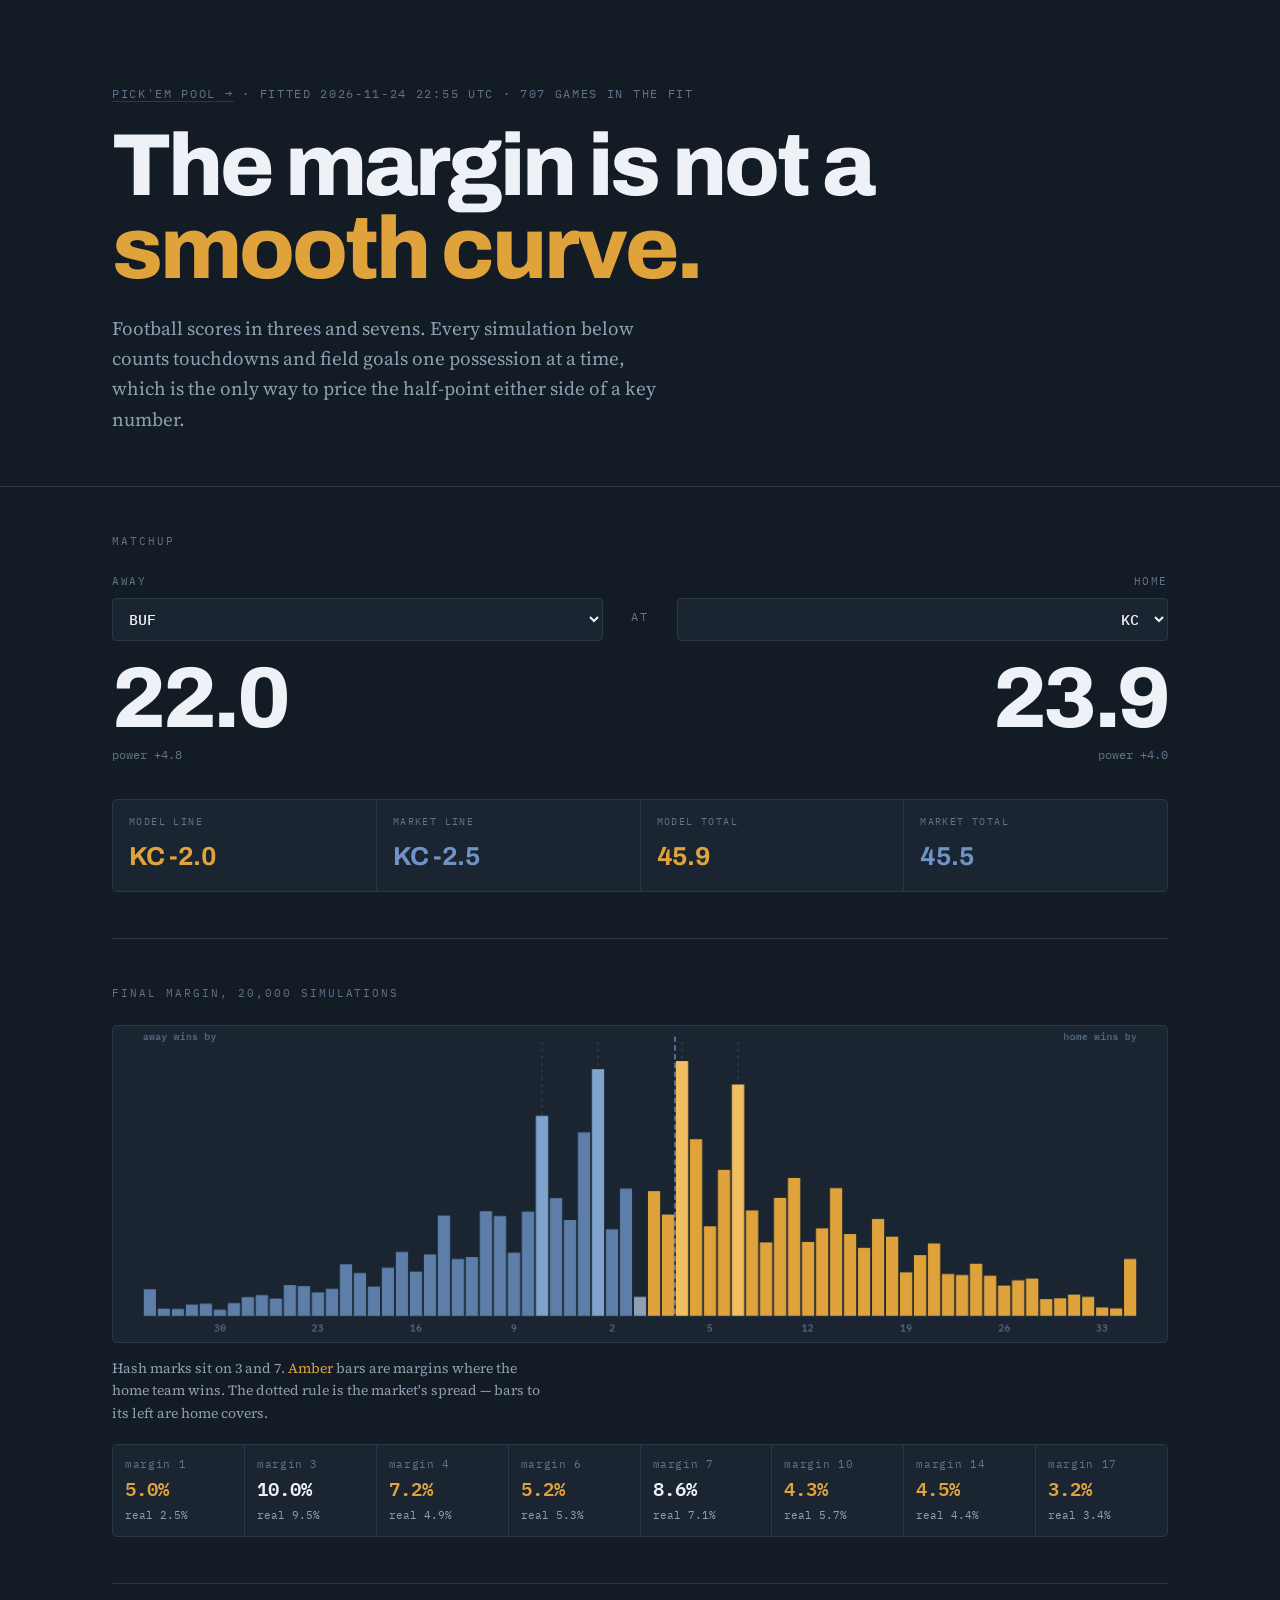
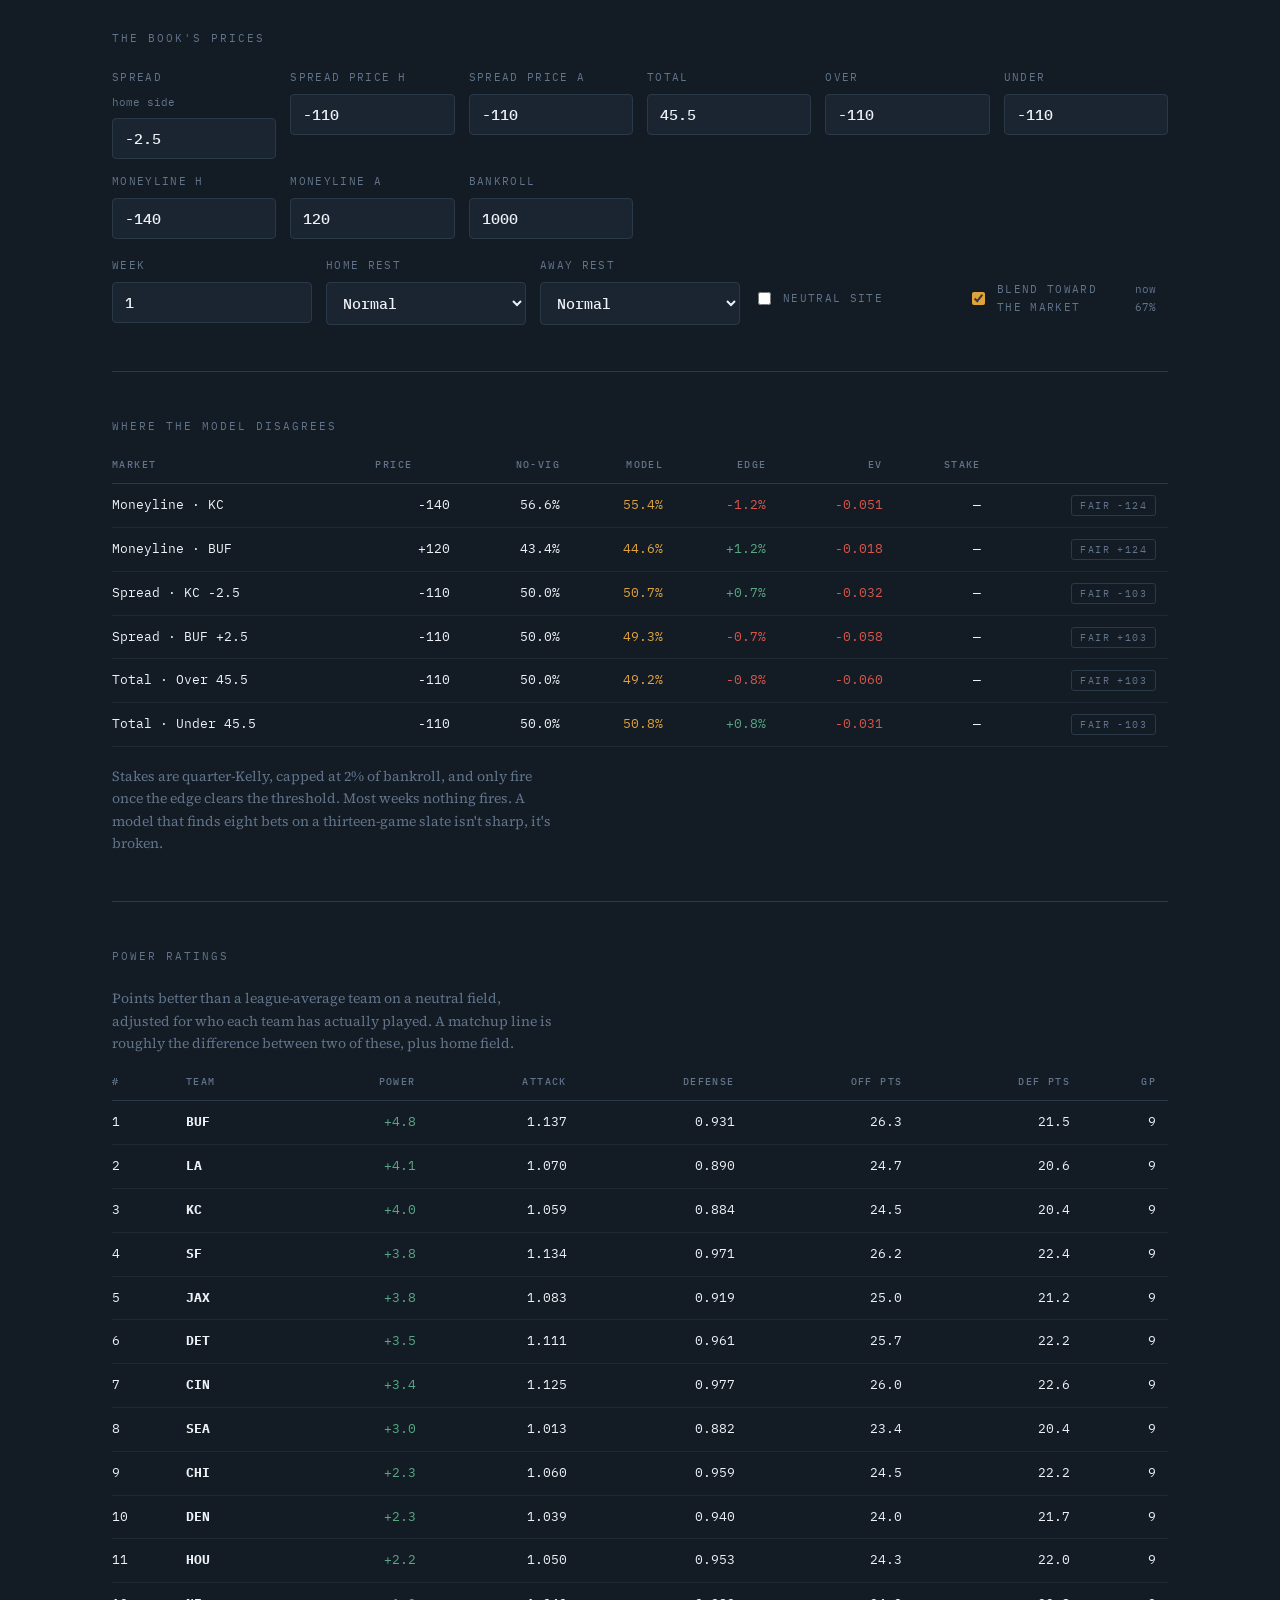
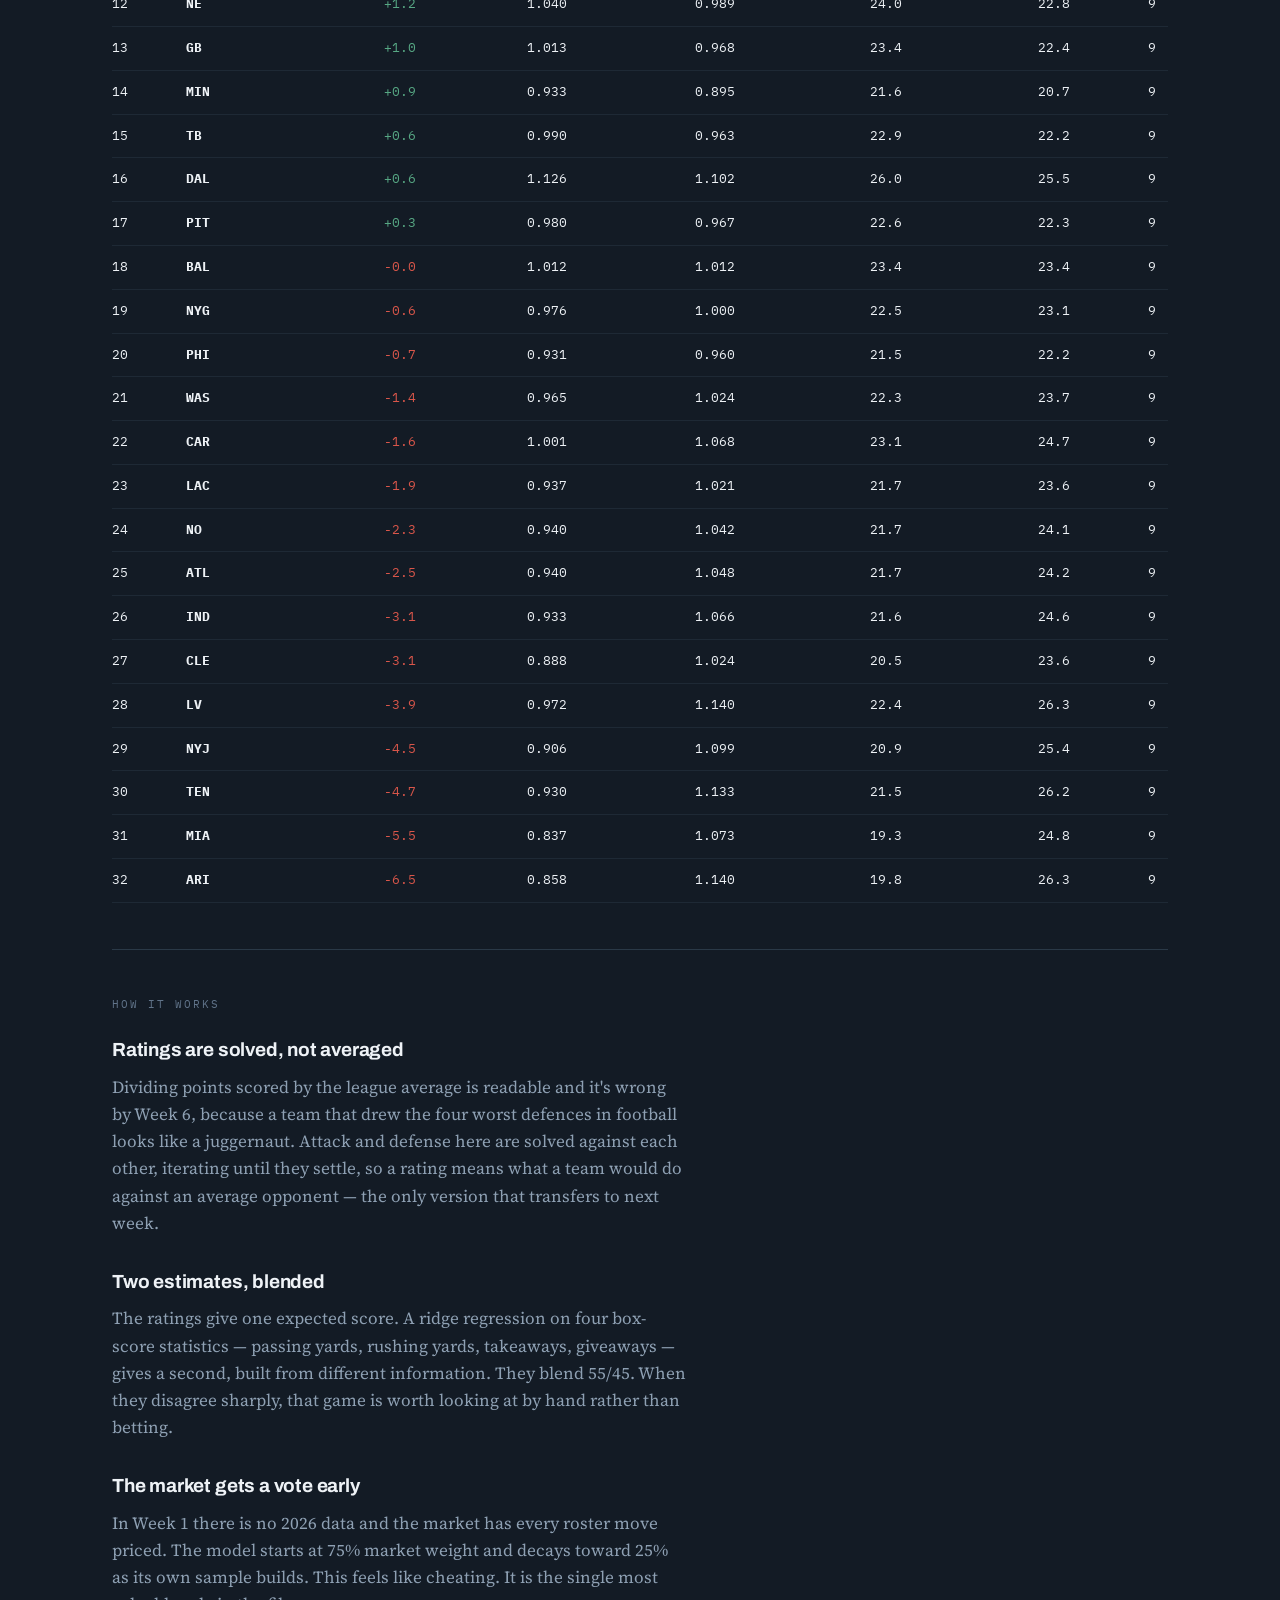
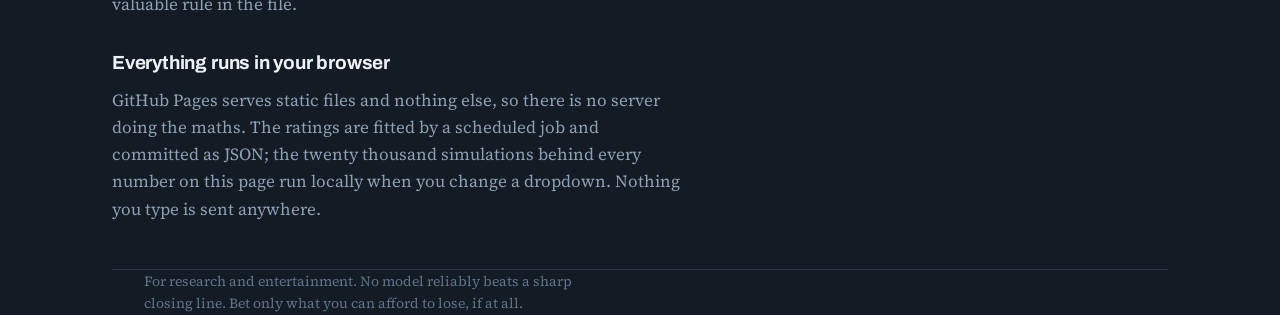
<file: docs/index.html>
<!DOCTYPE html>
<html lang="en">
<head>
<meta charset="utf-8">
<meta name="viewport" content="width=device-width, initial-scale=1">
<title>NFL Model — 2026</title>
<meta name="description" content="Opponent-adjusted power ratings and a possession-level Monte Carlo, run live in the browser.">
<link rel="preconnect" href="https://fonts.googleapis.com">
<link rel="preconnect" href="https://fonts.gstatic.com" crossorigin>
<link href="https://fonts.googleapis.com/css2?family=Archivo:wght@500;700;800&family=IBM+Plex+Mono:wght@400;500;600&family=Source+Serif+4:ital,opsz,wght@0,8..60,400;0,8..60,600;1,8..60,400&display=swap" rel="stylesheet">
<link rel="stylesheet" href="styles.css">
<link rel="stylesheet" href="pickem.css">
</head>
<body>

<div id="stale" class="stale" hidden>
  <strong>Placeholder ratings.</strong> These are synthetic numbers so the page has something to draw.
  Commit a <code>data/games.csv</code> and the weekly job will replace them.
</div>

<header class="masthead">
  <div class="wrap">
    <p class="eyebrow"><a href="pickem.html" class="back">Pick'em pool →</a> · <span id="genDate">—</span> · <span id="gameCount">—</span> games in the fit</p>
    <h1>The margin is not a<br><em>smooth curve.</em></h1>
    <p class="standfirst">Football scores in threes and sevens. Every simulation below counts touchdowns
    and field goals one possession at a time, which is the only way to price the half-point either
    side of a key number.</p>
  </div>
</header>

<main class="wrap">

<!-- ============ MATCHUP ============ -->
<section class="panel" id="matchup">
  <div class="panel-label">Matchup</div>

  <div class="teams">
    <div class="team away">
      <label for="awaySel">Away</label>
      <select id="awaySel"></select>
      <div class="score" id="awayScore">—</div>
      <div class="power" id="awayPower">—</div>
    </div>
    <div class="at">at</div>
    <div class="team home">
      <label for="homeSel">Home</label>
      <select id="homeSel"></select>
      <div class="score" id="homeScore">—</div>
      <div class="power" id="homePower">—</div>
    </div>
  </div>

  <div class="lines">
    <div class="line-cell">
      <span class="cap">Model line</span>
      <strong id="modelLine" class="model">—</strong>
    </div>
    <div class="line-cell">
      <span class="cap">Market line</span>
      <strong id="marketLineOut" class="market">—</strong>
    </div>
    <div class="line-cell">
      <span class="cap">Model total</span>
      <strong id="modelTotal" class="model">—</strong>
    </div>
    <div class="line-cell">
      <span class="cap">Market total</span>
      <strong id="marketTotalOut" class="market">—</strong>
    </div>
  </div>
</section>

<!-- ============ HISTOGRAM ============ -->
<section class="panel chart-panel">
  <div class="panel-label">Final margin, <span id="simCount">0</span> simulations</div>
  <canvas id="hist" width="1200" height="360" aria-label="Distribution of simulated final margins"></canvas>
  <p class="chart-note">
    Hash marks sit on 3 and 7. <span class="model">Amber</span> bars are margins where the home team wins.
    The dotted rule is the market's spread — bars to its left are home covers.
  </p>
  <div class="keytable" id="keyTable"></div>
</section>

<!-- ============ INPUTS ============ -->
<section class="panel">
  <div class="panel-label">The book's prices</div>
  <div class="grid inputs">
    <label>Spread <span class="hint">home side</span><input type="number" id="spread" step="0.5" value="-2.5"></label>
    <label>Spread price H<input type="number" id="spH" step="5" value="-110"></label>
    <label>Spread price A<input type="number" id="spA" step="5" value="-110"></label>
    <label>Total<input type="number" id="total" step="0.5" value="45.5"></label>
    <label>Over<input type="number" id="ovP" step="5" value="-110"></label>
    <label>Under<input type="number" id="unP" step="5" value="-110"></label>
    <label>Moneyline H<input type="number" id="mlH" step="5" value="-140"></label>
    <label>Moneyline A<input type="number" id="mlA" step="5" value="120"></label>
    <label>Bankroll<input type="number" id="bank" step="50" value="1000"></label>
  </div>
  <div class="grid toggles">
    <label>Week<input type="number" id="week" min="1" max="22" value="1"></label>
    <label>Home rest
      <select id="restH"><option value="normal">Normal</option><option value="bye">Off a bye</option><option value="short">Short week</option></select>
    </label>
    <label>Away rest
      <select id="restA"><option value="normal">Normal</option><option value="bye">Off a bye</option><option value="short">Short week</option></select>
    </label>
    <label class="check"><input type="checkbox" id="neutral"> Neutral site</label>
    <label class="check"><input type="checkbox" id="useMarket" checked> Blend toward the market
      <span class="hint" id="blendPct"></span></label>
  </div>
</section>

<!-- ============ PRICING ============ -->
<section class="panel">
  <div class="panel-label">Where the model disagrees</div>
  <div class="tablewrap">
    <table id="priceTable">
      <thead><tr>
        <th>Market</th><th>Price</th><th>No-vig</th><th>Model</th><th>Edge</th><th>EV</th><th>Stake</th><th></th>
      </tr></thead>
      <tbody></tbody>
    </table>
  </div>
  <p class="footnote">Stakes are quarter-Kelly, capped at 2% of bankroll, and only fire once the edge
  clears the threshold. Most weeks nothing fires. A model that finds eight bets on a thirteen-game
  slate isn't sharp, it's broken.</p>
</section>

<!-- ============ RATINGS ============ -->
<section class="panel">
  <div class="panel-label">Power ratings</div>
  <p class="footnote top">Points better than a league-average team on a neutral field, adjusted for
  who each team has actually played. A matchup line is roughly the difference between two of these,
  plus home field.</p>
  <div class="tablewrap">
    <table id="ratingsTable">
      <thead><tr><th>#</th><th>Team</th><th>Power</th><th>Attack</th><th>Defense</th><th>Off pts</th><th>Def pts</th><th>GP</th></tr></thead>
      <tbody></tbody>
    </table>
  </div>
</section>

<!-- ============ METHOD ============ -->
<section class="panel prose">
  <div class="panel-label">How it works</div>

  <h2>Ratings are solved, not averaged</h2>
  <p>Dividing points scored by the league average is readable and it's wrong by Week 6, because a team
  that drew the four worst defences in football looks like a juggernaut. Attack and defense here are
  solved against each other, iterating until they settle, so a rating means what a team would do
  against an average opponent — the only version that transfers to next week.</p>

  <h2>Two estimates, blended</h2>
  <p>The ratings give one expected score. A ridge regression on four box-score statistics — passing
  yards, rushing yards, takeaways, giveaways — gives a second, built from different information. They
  blend 55/45. When they disagree sharply, that game is worth looking at by hand rather than betting.</p>

  <h2>The market gets a vote early</h2>
  <p>In Week 1 there is no 2026 data and the market has every roster move priced. The model starts at
  75% market weight and decays toward 25% as its own sample builds. This feels like cheating. It is
  the single most valuable rule in the file.</p>

  <h2>Everything runs in your browser</h2>
  <p>GitHub Pages serves static files and nothing else, so there is no server doing the maths. The
  ratings are fitted by a scheduled job and committed as JSON; the twenty thousand simulations behind
  every number on this page run locally when you change a dropdown. Nothing you type is sent anywhere.</p>
</section>

<footer class="wrap">
  <p>For research and entertainment. No model reliably beats a sharp closing line. Bet only what you
  can afford to lose, if at all.</p>
</footer>

</main>
<script src="app.js"></script>
</body>
</html>
</file>
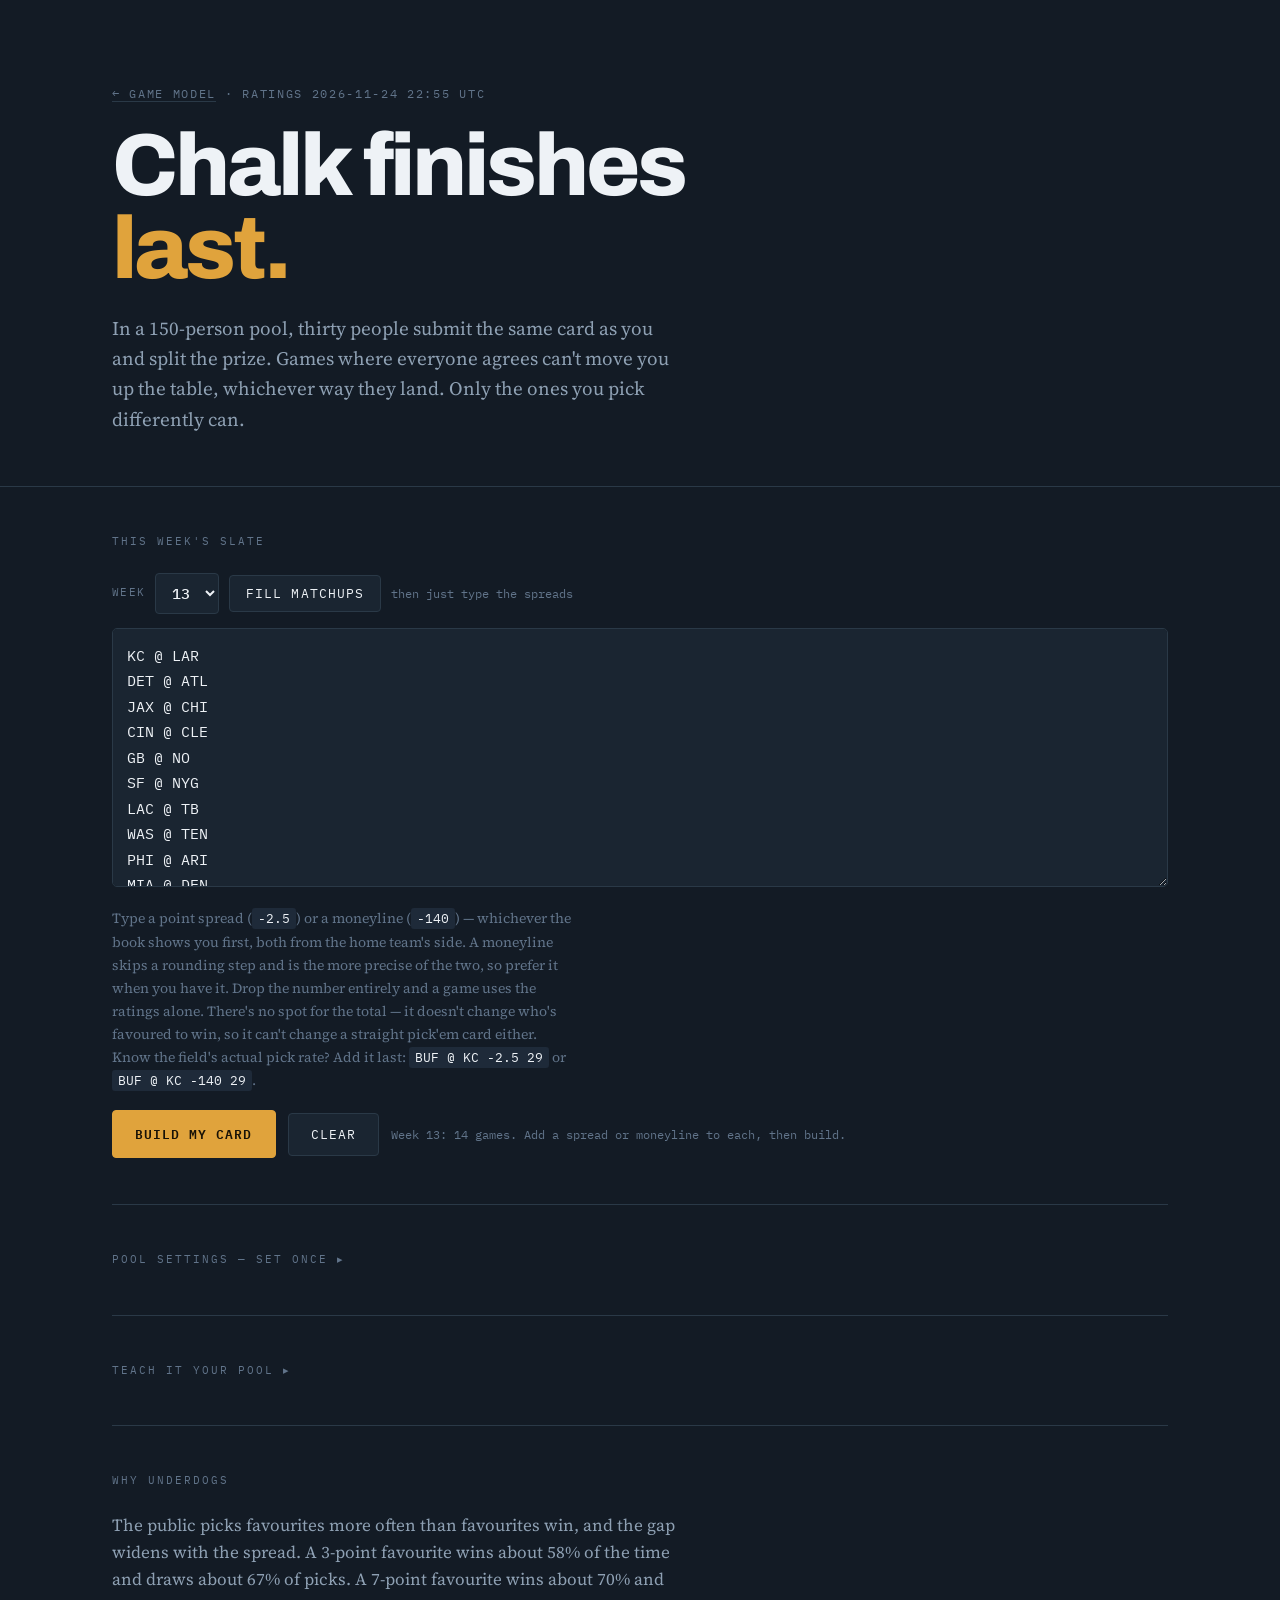
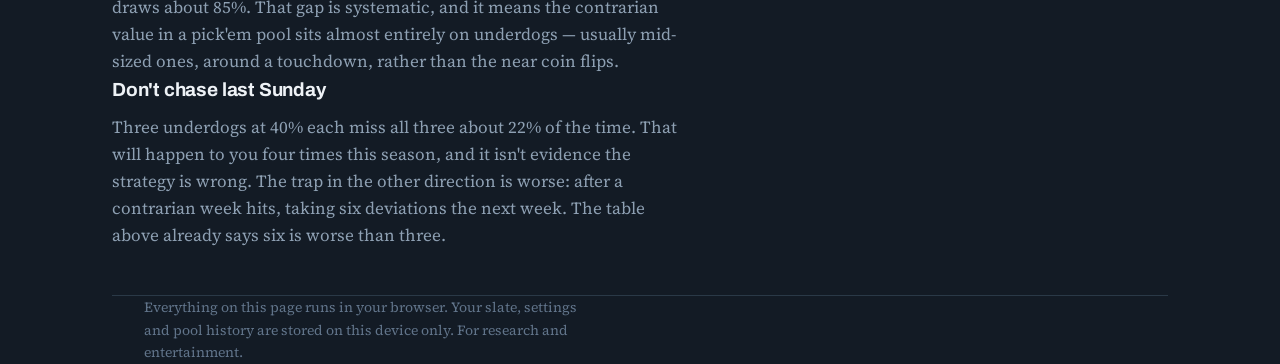
<file: docs/pickem.html>
<!DOCTYPE html>
<html lang="en">
<head>
<meta charset="utf-8">
<meta name="viewport" content="width=device-width, initial-scale=1">
<title>Pick'em — NFL Model 2026</title>
<meta name="description" content="Which games to pick against the field in a large pick'em pool.">
<link rel="preconnect" href="https://fonts.googleapis.com">
<link rel="preconnect" href="https://fonts.gstatic.com" crossorigin>
<link href="https://fonts.googleapis.com/css2?family=Archivo:wght@500;700;800&family=IBM+Plex+Mono:wght@400;500;600&family=Source+Serif+4:ital,opsz,wght@0,8..60,400;0,8..60,600;1,8..60,400&display=swap" rel="stylesheet">
<link rel="stylesheet" href="styles.css">
<link rel="stylesheet" href="pickem.css">
</head>
<body>

<div id="stale" class="stale" hidden>
  <strong>Placeholder ratings.</strong> Picks will still work — they'll lean on the spreads
  you paste rather than the model. Load real data to get both.
</div>

<header class="masthead">
  <div class="wrap">
    <p class="eyebrow"><a href="index.html" class="back">← Game model</a> · <span id="genDate">—</span></p>
    <h1>Chalk finishes<br><em>last.</em></h1>
    <p class="standfirst">In a 150-person pool, thirty people submit the same card as you and split
    the prize. Games where everyone agrees can't move you up the table, whichever way they land.
    Only the ones you pick differently can.</p>
  </div>
</header>

<main class="wrap">

<!-- ============ INPUT ============ -->
<section class="panel">
  <div class="panel-label">This week's slate</div>
  <div class="weekbar" id="weekBar" hidden>
    <label for="weekSel">Week</label>
    <select id="weekSel"></select>
    <button id="loadWeek" class="ghost">Fill matchups</button>
    <span class="weeknote">then just type the spreads</span>
  </div>
  <textarea id="slateBox" rows="9" spellcheck="false"
    placeholder="BUF @ KC -2.5&#10;SEA @ SF -3&#10;DAL @ PHI -6.5&#10;CIN @ BAL -4.5&#10;GB @ DET -3.5"></textarea>
  <p class="hint-block">
    Type a point spread (<code>-2.5</code>) or a moneyline (<code>-140</code>) — whichever the
    book shows you first, both from the home team's side. A moneyline skips a rounding step and
    is the more precise of the two, so prefer it when you have it. Drop the number entirely and
    a game uses the ratings alone. There's no spot for the total — it doesn't change who's
    favoured to win, so it can't change a straight pick'em card either. Know the field's actual
    pick rate? Add it last: <code>BUF @ KC -2.5 29</code> or <code>BUF @ KC -140 29</code>.
  </p>
  <div class="actions">
    <button id="build" class="primary">Build my card</button>
    <button id="clear" class="ghost">Clear</button>
    <span id="status" class="status"></span>
  </div>
  <p id="parseErr" class="err" hidden></p>
</section>

<!-- ============ CARD ============ -->
<section class="panel" id="cardPanel" hidden>
  <div class="panel-label">Your card — <span id="devCount">0</span> against the field</div>
  <ol class="card" id="card"></ol>
  <div class="actions">
    <button id="copy" class="ghost">Copy picks</button>
    <label class="devpick">Contrarian picks
      <select id="devSel"></select>
    </label>
  </div>
</section>

<!-- ============ FRONTIER ============ -->
<section class="panel" id="frontPanel" hidden>
  <div class="panel-label">What each level of boldness buys</div>
  <div class="tablewrap">
    <table id="frontier">
      <thead><tr><th>Against field</th><th>Exp. correct</th><th>P(win week)</th><th>P(win season)</th><th>Expected $</th></tr></thead>
      <tbody></tbody>
    </table>
  </div>
  <p class="footnote" id="frontNote"></p>
</section>

<!-- ============ SETTINGS ============ -->
<section class="panel">
  <details id="settings">
    <summary class="panel-label as-summary">Pool settings — set once</summary>
    <div class="grid inputs">
      <label>Entrants<input type="number" id="entrants" value="150" min="2"></label>
      <label>Weeks left<input type="number" id="weeksLeft" value="18" min="1" max="22"></label>
      <label>Weekly prize<input type="number" id="wPrize" value="50" min="0"></label>
      <label>Season prize<input type="number" id="sPrize" value="500" min="0"></label>
    </div>
    <p class="footnote">Prizes are how the two objectives get compared. A weekly win and a season
    win aren't the same unit, and no abstract weighting makes them one — money does. Raise the
    season prize and it recommends a chalkier card.</p>
  </details>
</section>

<!-- ============ CALIBRATION ============ -->
<section class="panel">
  <details id="calib">
    <summary class="panel-label as-summary">Teach it your pool <span id="calibBadge" class="badge"></span></summary>
    <p class="footnote top">After the deadline, when everyone's picks are visible, paste what share
    of the pool took each home team. Same format as the slate, with the percentage on the end.
    This is the highest-value fifteen minutes of your week — it replaces a national average with
    how your actual 150 people behave.</p>
    <textarea id="histBox" rows="6" spellcheck="false"
      placeholder="BUF @ KC -2.5 71&#10;DAL @ PHI -6.5 79&#10;TEN @ NE -9.5 93"></textarea>
    <div class="actions">
      <button id="addHist" class="ghost">Add to history</button>
      <button id="resetHist" class="ghost">Reset history</button>
    </div>
    <div id="calibOut" class="calib-out"></div>
  </details>
</section>

<section class="panel prose">
  <div class="panel-label">Why underdogs</div>
  <p>The public picks favourites more often than favourites win, and the gap widens with the spread.
  A 3-point favourite wins about 58% of the time and draws about 67% of picks. A 7-point favourite
  wins about 70% and draws about 85%. That gap is systematic, and it means the contrarian value in
  a pick'em pool sits almost entirely on underdogs — usually mid-sized ones, around a touchdown,
  rather than the near coin flips.</p>
  <h2>Don't chase last Sunday</h2>
  <p>Three underdogs at 40% each miss all three about 22% of the time. That will happen to you four
  times this season, and it isn't evidence the strategy is wrong. The trap in the other direction is
  worse: after a contrarian week hits, taking six deviations the next week. The table above already
  says six is worse than three.</p>
</section>

<footer class="wrap">
  <p>Everything on this page runs in your browser. Your slate, settings and pool history are stored
  on this device only. For research and entertainment.</p>
</footer>

</main>
<script src="pickem.js"></script>
</body>
</html>
</file>
<file: docs/styles.css>
:root{
  --slate:#131b25;
  --panel:#1a2531;
  --edge:#2a3947;
  --chalk:#eef2f6;
  --dim:#8ea0b3;
  --dimmer:#61748a;
  --brass:#e0a33c;   /* the model */
  --steel:#6e93c4;   /* the market */
  --flag:#d9564a;    /* negative */
  --turf:#57a884;    /* a bet fires */
  --pad:clamp(16px,4vw,32px);
}

*{box-sizing:border-box}
html{-webkit-text-size-adjust:100%}
body{
  margin:0;background:var(--slate);color:var(--chalk);
  font-family:"Source Serif 4",Georgia,serif;font-size:17px;line-height:1.6;
  -webkit-font-smoothing:antialiased;
}
.wrap{max-width:1120px;margin:0 auto;padding:0 var(--pad)}

/* ---------- masthead ---------- */
.stale{
  background:var(--brass);color:#181206;padding:10px var(--pad);
  font-family:"IBM Plex Mono",monospace;font-size:13px;line-height:1.5;
}
.stale code{background:rgba(0,0,0,.15);padding:1px 5px;border-radius:3px}

.masthead{padding:clamp(40px,8vw,84px) 0 clamp(28px,5vw,52px);border-bottom:1px solid var(--edge)}
.eyebrow{
  font-family:"IBM Plex Mono",monospace;font-size:12px;letter-spacing:.14em;
  text-transform:uppercase;color:var(--dimmer);margin:0 0 22px;
}
h1{
  font-family:Archivo,system-ui,sans-serif;font-weight:800;
  font-size:clamp(38px,8.5vw,88px);line-height:.94;letter-spacing:-.035em;
  margin:0 0 22px;
}
h1 em{font-style:normal;color:var(--brass)}
.standfirst{max-width:56ch;color:var(--dim);margin:0;font-size:clamp(16px,2.2vw,19px)}

/* ---------- panels ---------- */
.panel{
  border-bottom:1px solid var(--edge);
  padding:clamp(28px,5vw,46px) 0;
}
.panel-label{
  font-family:"IBM Plex Mono",monospace;font-size:11px;letter-spacing:.18em;
  text-transform:uppercase;color:var(--dimmer);margin-bottom:22px;
}

/* ---------- matchup ---------- */
.teams{display:grid;grid-template-columns:1fr auto 1fr;gap:clamp(10px,3vw,28px);align-items:start}
.team label{
  display:block;font-family:"IBM Plex Mono",monospace;font-size:11px;
  letter-spacing:.14em;text-transform:uppercase;color:var(--dimmer);margin-bottom:8px;
}
.team.home{text-align:right}
select,input[type=number]{
  width:100%;background:var(--panel);color:var(--chalk);
  border:1px solid var(--edge);border-radius:4px;padding:10px 12px;
  font-family:"IBM Plex Mono",monospace;font-size:15px;font-weight:500;
}
.team.home select{text-align:right}
select:focus-visible,input:focus-visible{outline:2px solid var(--brass);outline-offset:2px}
.score{
  font-family:Archivo,sans-serif;font-weight:800;letter-spacing:-.04em;
  font-size:clamp(46px,11vw,86px);line-height:1;margin-top:14px;
  font-variant-numeric:tabular-nums;
}
.power{font-family:"IBM Plex Mono",monospace;font-size:12px;color:var(--dimmer);margin-top:4px}
.at{
  font-family:"IBM Plex Mono",monospace;font-size:12px;color:var(--dimmer);
  padding-top:34px;text-transform:uppercase;letter-spacing:.14em;
}

.lines{
  display:grid;grid-template-columns:repeat(4,1fr);gap:1px;
  background:var(--edge);border:1px solid var(--edge);border-radius:5px;
  margin-top:clamp(22px,4vw,34px);overflow:hidden;
}
.line-cell{background:var(--panel);padding:14px 16px}
.cap{
  display:block;font-family:"IBM Plex Mono",monospace;font-size:10px;
  letter-spacing:.14em;text-transform:uppercase;color:var(--dimmer);margin-bottom:6px;
}
.line-cell strong{
  font-family:Archivo,sans-serif;font-size:clamp(18px,3.2vw,26px);
  font-weight:700;letter-spacing:-.02em;font-variant-numeric:tabular-nums;
}
.model{color:var(--brass)}
.market{color:var(--steel)}

/* ---------- chart ---------- */
.chart-panel canvas{
  width:100%;height:auto;display:block;
  background:var(--panel);border:1px solid var(--edge);border-radius:5px;
}
.chart-note{font-size:14px;color:var(--dim);margin:14px 0 0;max-width:62ch}
.keytable{
  display:grid;grid-template-columns:repeat(auto-fit,minmax(92px,1fr));
  gap:1px;background:var(--edge);border:1px solid var(--edge);
  border-radius:5px;margin-top:20px;overflow:hidden;
}
.keycell{background:var(--panel);padding:11px 12px;font-family:"IBM Plex Mono",monospace}
.keycell b{display:block;font-size:19px;font-weight:600;color:var(--brass)}
.keycell span{display:block;font-size:11px;color:var(--dimmer);letter-spacing:.06em}
.keycell em{display:block;font-style:normal;font-size:11px;color:var(--dim);margin-top:3px}
.keycell.hot b{color:var(--chalk)}

/* ---------- inputs ---------- */
.grid{display:grid;gap:14px}
.inputs{grid-template-columns:repeat(auto-fit,minmax(140px,1fr))}
.toggles{grid-template-columns:repeat(auto-fit,minmax(180px,1fr));margin-top:18px}
.grid label{
  font-family:"IBM Plex Mono",monospace;font-size:11px;letter-spacing:.12em;
  text-transform:uppercase;color:var(--dimmer);display:flex;flex-direction:column;gap:7px;
}
.grid label input,.grid label select{text-transform:none;letter-spacing:0}
.hint{text-transform:none;letter-spacing:0;color:var(--dimmer);font-size:11px}
label.check{flex-direction:row;align-items:center;gap:9px;padding-top:16px}
label.check input{width:auto;accent-color:var(--brass)}

/* ---------- tables ---------- */
.tablewrap{overflow-x:auto;-webkit-overflow-scrolling:touch}
table{width:100%;border-collapse:collapse;font-family:"IBM Plex Mono",monospace;font-size:13px}
th{
  text-align:right;font-weight:500;font-size:10px;letter-spacing:.14em;
  text-transform:uppercase;color:var(--dimmer);padding:0 12px 10px;
  border-bottom:1px solid var(--edge);white-space:nowrap;
}
th:first-child,td:first-child{text-align:left;padding-left:0}
th:nth-child(2),#ratingsTable td:nth-child(2){text-align:left}
td{
  text-align:right;padding:11px 12px;border-bottom:1px solid rgba(42,57,71,.5);
  font-variant-numeric:tabular-nums;white-space:nowrap;
}
tbody tr:hover td{background:rgba(110,147,196,.06)}
td.pos{color:var(--turf)}
td.neg{color:var(--flag)}
.tag{
  font-size:10px;letter-spacing:.14em;text-transform:uppercase;
  padding:3px 8px;border-radius:3px;
}
.tag.bet{background:var(--turf);color:#07130d;font-weight:600}
.tag.pass{color:var(--dimmer);border:1px solid var(--edge)}

/* ---------- prose ---------- */
.prose h2{
  font-family:Archivo,sans-serif;font-size:19px;font-weight:700;letter-spacing:-.01em;
  margin:30px 0 8px;
}
.prose h2:first-of-type{margin-top:0}
.prose p{max-width:64ch;color:var(--dim);margin:0}
.footnote{font-size:14px;color:var(--dimmer);max-width:64ch;margin:18px 0 0}
.footnote.top{margin:0 0 20px}
footer{padding:34px 0 60px;color:var(--dimmer);font-size:14px}
footer p{max-width:64ch;margin:0}

@media (max-width:640px){
  .lines{grid-template-columns:repeat(2,1fr)}
  .teams{grid-template-columns:1fr;gap:18px}
  .team.home{text-align:left}
  .team.home select{text-align:left}
  .at{display:none}
  body{font-size:16px}
}
@media (prefers-reduced-motion:reduce){*{transition:none!important;animation:none!important}}
</file>
<file: docs/pickem.css>
/* Pick'em page — extends styles.css */

.back{color:var(--dimmer);text-decoration:none;border-bottom:1px solid var(--edge)}
.back:hover{color:var(--chalk)}

.weekbar{
  display:flex;flex-wrap:wrap;align-items:center;gap:10px;margin-bottom:14px;
  font-family:"IBM Plex Mono",monospace;font-size:11px;letter-spacing:.12em;
  text-transform:uppercase;color:var(--dimmer);
}
.weekbar select{width:auto;padding:9px 12px}
.weekbar button{padding:9px 16px}
.weeknote{text-transform:none;letter-spacing:0;font-size:12px}

textarea{
  width:100%;background:var(--panel);color:var(--chalk);
  border:1px solid var(--edge);border-radius:5px;padding:14px;
  font-family:"IBM Plex Mono",monospace;font-size:15px;line-height:1.7;
  resize:vertical;
}
textarea:focus-visible{outline:2px solid var(--brass);outline-offset:2px}
textarea::placeholder{color:#4a5a6b}

.hint-block{
  font-size:14px;color:var(--dimmer);margin:12px 0 0;max-width:66ch;line-height:1.65;
}
.hint-block code,.footnote code{
  font-family:"IBM Plex Mono",monospace;font-size:13px;
  background:rgba(110,147,196,.12);padding:2px 6px;border-radius:3px;color:var(--chalk);
}

.actions{display:flex;flex-wrap:wrap;gap:12px;align-items:center;margin-top:18px}
button{
  font-family:"IBM Plex Mono",monospace;font-size:13px;letter-spacing:.08em;
  text-transform:uppercase;padding:12px 22px;border-radius:4px;cursor:pointer;
  border:1px solid var(--edge);background:var(--panel);color:var(--chalk);
}
button:hover{border-color:var(--dim)}
button:focus-visible{outline:2px solid var(--brass);outline-offset:2px}
button.primary{background:var(--brass);color:#181206;border-color:var(--brass);font-weight:600}
button.primary:hover{filter:brightness(1.08)}
.status{font-family:"IBM Plex Mono",monospace;font-size:12px;color:var(--dimmer)}
.err{
  font-family:"IBM Plex Mono",monospace;font-size:13px;color:var(--flag);
  margin:14px 0 0;white-space:pre-wrap;
}

/* ---- the card ---- */
.card{list-style:none;margin:0;padding:0;border-top:1px solid var(--edge)}
.card li{
  display:grid;grid-template-columns:auto 1fr auto;gap:14px;align-items:center;
  padding:14px 4px;border-bottom:1px solid rgba(42,57,71,.6);
}
.card li.dev{background:rgba(224,163,60,.07);border-left:3px solid var(--brass);padding-left:12px}
.pickname{
  font-family:Archivo,sans-serif;font-weight:700;font-size:20px;letter-spacing:-.01em;
  min-width:62px;
}
.card li.dev .pickname{color:var(--brass)}
.meta{font-family:"IBM Plex Mono",monospace;font-size:12px;color:var(--dimmer);line-height:1.5}
.meta b{color:var(--dim);font-weight:500}
.lev{
  font-family:"IBM Plex Mono",monospace;font-size:13px;text-align:right;
  font-variant-numeric:tabular-nums;white-space:nowrap;
}
.lev.up{color:var(--turf)}
.lev.down{color:var(--dimmer)}
.flagword{
  display:block;font-size:10px;letter-spacing:.14em;text-transform:uppercase;
  color:var(--brass);margin-top:3px;
}

.devpick{
  display:flex;align-items:center;gap:9px;margin-left:auto;
  font-family:"IBM Plex Mono",monospace;font-size:11px;letter-spacing:.12em;
  text-transform:uppercase;color:var(--dimmer);
}
.devpick select{width:auto;padding:9px 10px}

#frontier tbody tr.best td{background:rgba(224,163,60,.1);color:var(--chalk)}
#frontier tbody tr.best td:first-child::after{content:" ◂ best";color:var(--brass);font-size:10px}

details summary{cursor:pointer;list-style:none}
details summary::-webkit-details-marker{display:none}
.as-summary{margin-bottom:0}
.as-summary::after{content:" ▸";color:var(--dimmer)}
details[open] .as-summary::after{content:" ▾"}
details[open] .as-summary{margin-bottom:20px}
.badge{
  font-family:"IBM Plex Mono",monospace;font-size:10px;letter-spacing:.1em;
  color:var(--brass);text-transform:none;
}
.calib-out{
  font-family:"IBM Plex Mono",monospace;font-size:13px;color:var(--dim);
  margin-top:18px;line-height:1.8;
}
.calib-out strong{color:var(--chalk);font-weight:600}

@media (max-width:640px){
  .card li{grid-template-columns:auto 1fr;row-gap:6px}
  .lev{grid-column:2;text-align:left}
  .devpick{margin-left:0;width:100%}
}
</file>
